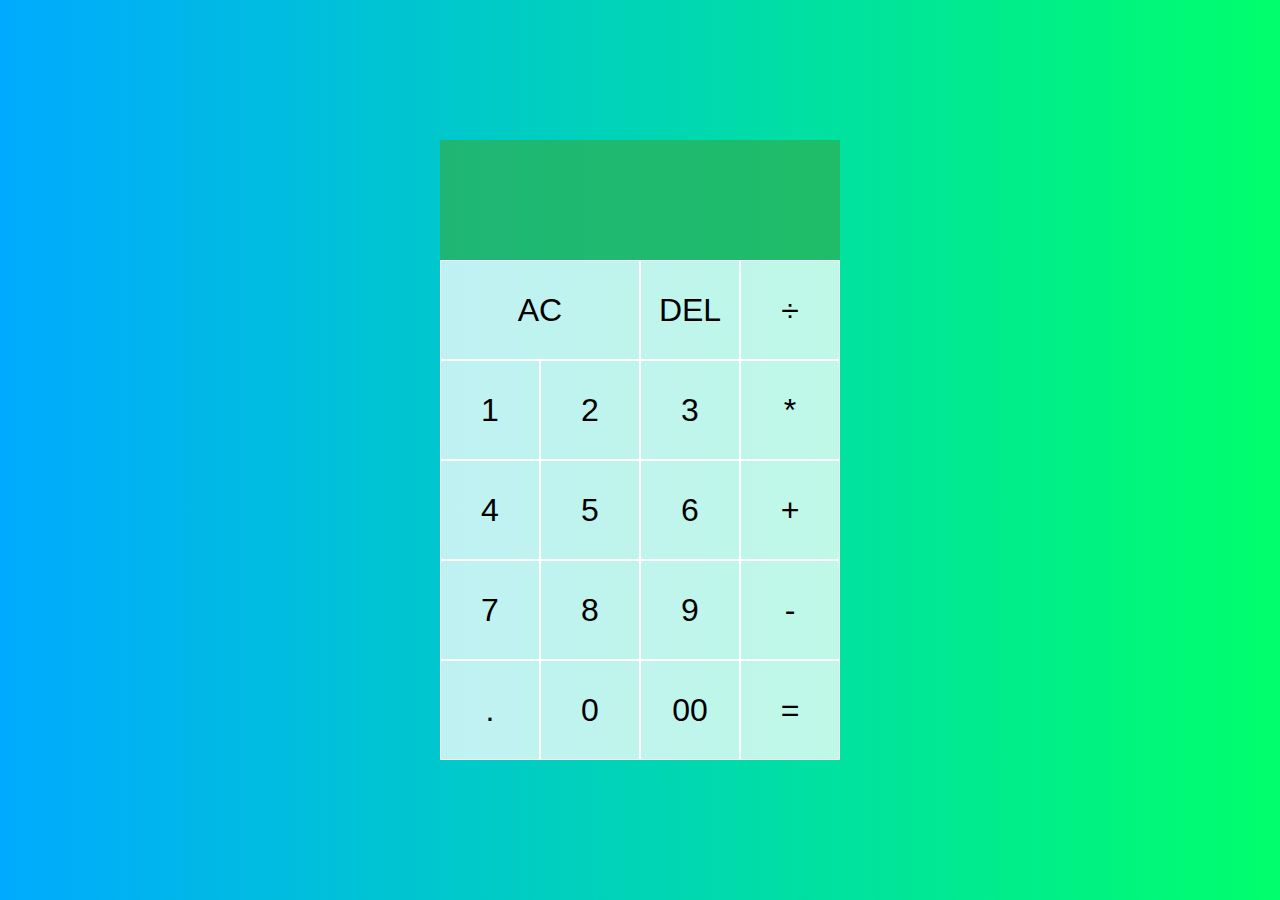
<file: Calculator/index.html>
<!DOCTYPE html>
<html lang="en">
  <head>
    <meta charset="UTF-8" />
    <meta name="viewport" content="width=device-width, initial-scale=1.0" />
    <title>Calculator</title>
    <link href="style.css" rel="stylesheet" />
    <script src="script.js" defer></script>
    

  </head>
  <body>
    <div class="calculator-grid">
      <div class="output">
        <div data-previous-operand class="previous-operand"></div>
        <div data-current-operand class="current-operand"></div>
      </div>
      <button data-all-clear class="span-two">AC</button>
      <button data-delete>DEL</button>
      <button data-operation>÷</button>
      <button data-number>1</button>
      <button data-number>2</button>
      <button data-number>3</button>
      <button data-operation>*</button>
      <button data-number>4</button>
      <button data-number>5</button>
      <button data-number>6</button>
      <button data-operation>+</button>
      <button data-number>7</button>
      <button data-number>8</button>
      <button data-number>9</button>
      <button data-operation>-</button>
      <button data-number>.</button>
      <button data-number>0</button>
      <button data-number>00</button>
      <button data-equals >=</button>




    </div>
  </body>
</html>
</file>
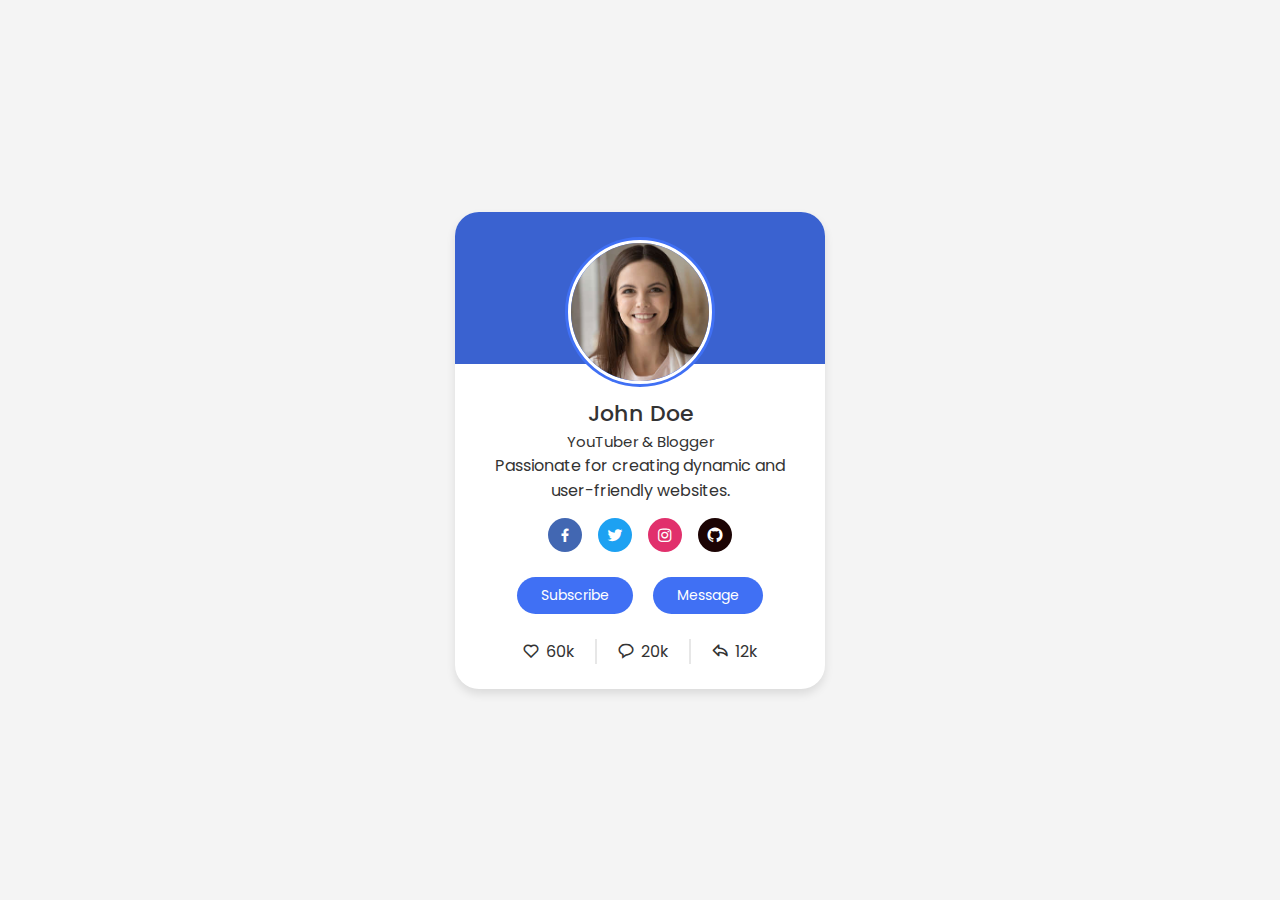
<file: responsive profile card/index.html>
<!DOCTYPE html>
<html lang="en">
  <head>
    <meta charset="UTF-8" />
    <meta name="viewport" content="width=device-width, initial-scale=1.0" />
    <title>Profile Card UI Design</title>
    <!-- CSS -->
    <link rel="stylesheet" href="style.css" />
  
    <link href="https://unpkg.com/boxicons@2.1.2/css/boxicons.min.css" rel="stylesheet" />
  </head>
  <body>
    <div class="profile-card">
      <div class="image">
        <img src="profile.jpg" alt="photo not found" class="profile-img" />
      </div>
      <div class="text-data">
        <span class="name">John Doe</span>
        <span class="job">YouTuber & Blogger</span>
        <span class="bio">Passionate for creating dynamic and user-friendly websites.</span>
      </div>
      <div class="media-buttons">
        <a href="#" style="background: #4267b2" class="link">
          <i class="bx bxl-facebook"></i>
        </a>
        <a href="#" style="background: #1da1f2" class="link">
          <i class="bx bxl-twitter"></i>
        </a>
        <a href="#" style="background: #e1306c" class="link">
          <i class="bx bxl-instagram"></i>
        </a>
        <a href="#" style="background:rgb(28, 4, 4)" class="link">
          <i class="bx bxl-github"></i>
        </a>
      </div>
      <div class="buttons">
        <button class="button">Subscribe</button>
        <button class="button">Message</button>
      </div>
      <div class="analytics">
        <div class="data">
          <i class="bx bx-heart"></i>
          <span class="number">60k</span>
        </div>
        <div class="data">
          <i class="bx bx-message-rounded"></i>
          <span class="number">20k</span>
        </div>
        <div class="data">
          <i class="bx bx-share"></i>
          <span class="number">12k</span>
        </div>
      </div>
    </div>
  </body>
</html>
</file>
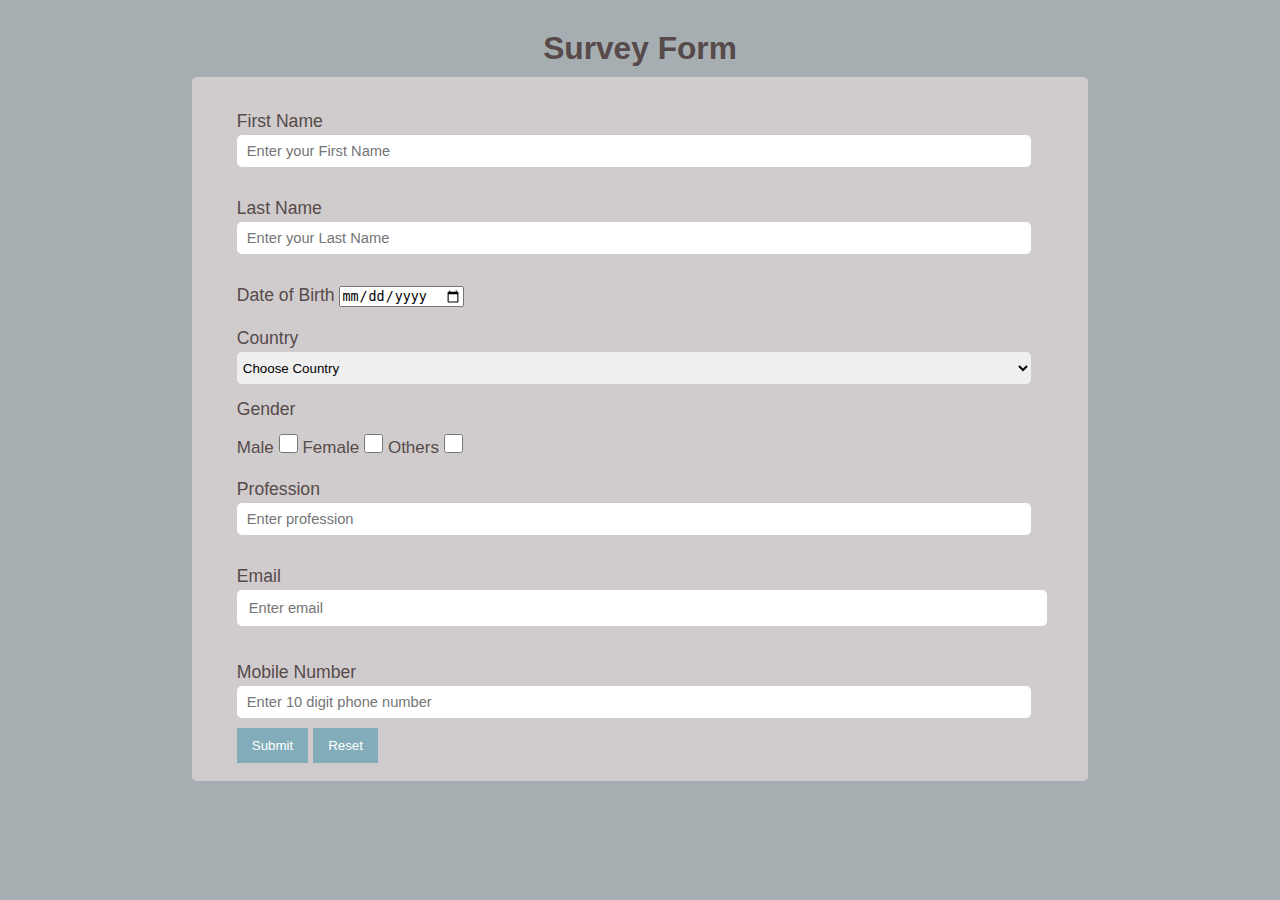
<file: Survey Form/index.html>
<!DOCTYPE html>
<html>
  <head>
    <title>Survey Form</title>
    <meta charset="utf-8">
    <meta name="viewport" content="width=device-width, initial-scale=1">
    <link rel="shortcut icon" href="https://encrypted-tbn0.gstatic.com/images?q=tbn:ANd9GcS9GvYKn_wJj-YTqFVldxnAfwJtOwr22Kwxy91eeTBI8yJEKqrtHdpyeO1pwywQg8VPp10&usqp=CAU" type="image/x-icon">
    <link  type="text/css" href="style.css" rel="stylesheet" />
    <script src="script.js" defer></script>
  </head>
  <body>
  <div class="main">
    <div class="heading">
      <h1 id="head">Survey Form</h1>
    </div>
    <form id="surveyForm">
    <div id="content1">
        <label for="fname">First Name </label>
        <input type="text" id="fname" placeholder="Enter your First Name" class="box" required>
        </br>
        </br>
        <label for="lname">Last Name </label>
        <input type="text" id="lname" placeholder="Enter your Last Name" class="box" required>
        </br>
        </br>
        <label for="dob">Date of Birth </label>
        <input type="date" id="dob" required>
        </br>
        </br>
        <!--</br>-->
        <div id="option">
        <label for="country">Country </label>
        <select id="country" required>
            <option value="chooseCountry">Choose Country</option>
        </select>
        
        </br>
        <label id="head2">Gender </label>
        <div id="content2">
            <label for="male">Male</label>
            <input type="checkbox" id="male" name="male" class="larger">
            <label for="female" selected>Female</label>
            <input type="checkbox" id="female" name="female" class="larger">
            <label for="other">Others</label>
            <input type="checkbox" id="other" name="others" class="larger">
        </div>
        </br>
        
        <label for="profession">Profession </label>
        <input type="text" id="profession" name="profession" class="box" placeholder="Enter profession">
        </br>
        </br>
        <label for="email">Email </label>
        <input type="email" id="email" placeholder="Enter email" required class="box">
        </br>
        </br>
        <label for="mobile">Mobile Number </label>
        <input type="tel" id="mobile" placeholder="Enter 10 digit phone number" required class="box">

        <button type="button" onclick="submitForm()">Submit</button>
        <button type="button" onclick="resetForm()">Reset</button>
    </div>
    </form>
     <!--<div class="popup" id="popup">
        <div class="popup-content">
            <h2>Survey Form Data</h2>
            <div id="popup-data"></div>
            <button onclick="closePopup()">Close</button>
        </div>
    </div> --> 

    </form>
	  <div>
  </body>
</html>
</file>
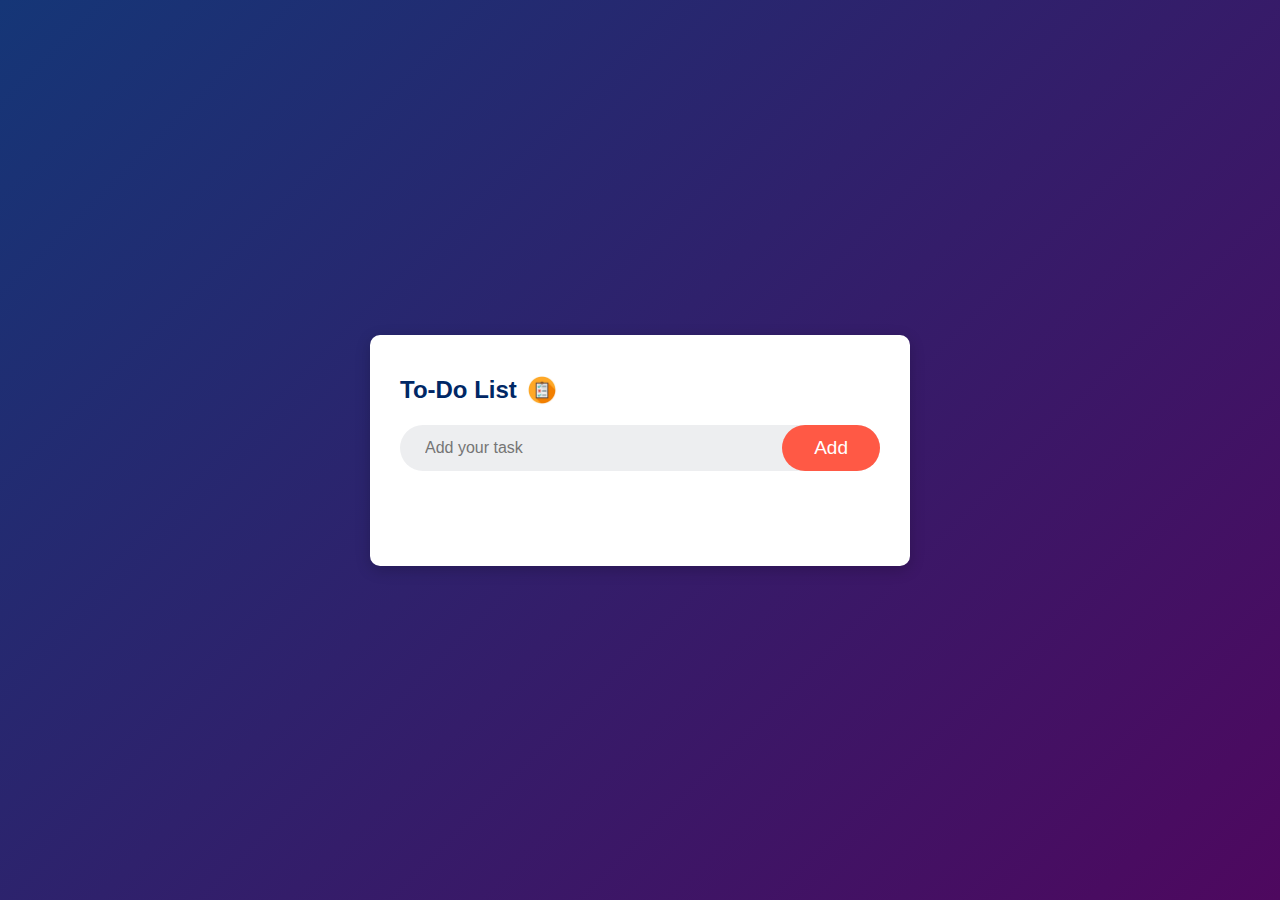
<file: To-do list_/index.html>
<!DOCTYPE html>
<html lang="en">
<head>
	<meta charset="UTF-8">
	<meta name="viewport" content="width=device-width, initial-scale=1.0">
	<title>To-Do List_</title>
	<link rel="stylesheet" type="text/css" href="style.css">
	<link rel="icon" type="image/x-icon" href="https://static.vecteezy.com/system/resources/previews/003/529/153/non_2x/business-to-do-list-flat-icon-modern-style-vector.jpg">
</head>
<body>
	<div class="container" >
		<div class="todo-app">
			<h2>To-Do List
				<img src="images/to-do-list.jpg" width="50">
			</h2>
			<div class="row new-row">
				<input type="text" name="" id="input-box" placeholder="Add your task">
				<button onclick="addTask()">Add</button>
            </div>
			<ul id="list-container">
				
					
			</ul>
		</div>
	</div>
    <script type="text/javascript" src="script.js"></script>
</body>
</html>
</file>
<file: Calculator/style.css>
*, *::before,::after {
    box-sizing: border-box;
    font-family: Gotham Rounded, sans-serif;
    font-weight: normal;
}

body{
    padding: 0;
    margin: 0;
    background: linear-gradient(to right, #00AAFF, #00FF6C);
}

.calculator-grid{
    display: grid;
    justify-content: center;
    align-content: center;
    min-height: 100vh;
    grid-template-columns: repeat(4,100px);
    grid-template-rows: minmax(120px,auto) repeat(5,100px); 
}

.calculator-grid > button{
    cursor: pointer;
    font-size: 2rem;
    border: 1px solid white;
    outline: none;
    background-color: rgba(255, 255, 255, .75) ;

}

.calculator-grid > button:hover{
    background-color: rgba(255, 255, 255, .9) ;

}

.span-two{
    grid-column: span 2 ;
    
}

.output{
    grid-column: 1/-1;
    background-color: rgba(42, 176, 87, 0.75);
    display: flex;
    align-items: flex-end;
    justify-content: space-around;
    flex-direction: column;
    padding: 10px;
    word-wrap: break-word;
    word-break: break-all;
}

.output .current-operand{
    color: white;
    font-size: 2.5rem;
}

@media(max-width:576px){
    .calculator-grid {
     
     grid-template-columns: repeat(4,83px);
    grid-template-rows: minmax(79px,auto) repeat(5,80px);
}
.output .current-operand {
 
    font-size: 2rem;
}
}

@media(max-width:330px){
    .calculator-grid {
      grid-template-columns: repeat(4,74px);
    grid-template-rows: minmax(54px,auto) repeat(5,70px);
}
.output .current-operand {
 
    font-size: 1.6rem;
}
}
</file>
<file: responsive profile card/style.css>
/* Google Fonts - Poppins */
@import url("https://fonts.googleapis.com/css2?family=Poppins:wght@300;400;500;600&display=swap");
* {
  margin: 0;
  padding: 0;
  box-sizing: border-box;
  font-family: "Poppins", sans-serif;
}
body {
  height: 100vh;
  display: flex;
  align-items: center;
  justify-content: center;
  height: 100vh; /*--*/
  margin: 0;     /*--*/
  background-color: #f4f4f4;
}
.profile-card {
  display: flex;
  flex-direction: column;
  align-items: center;
  max-width: 370px;
  width: 100%;
  background: #fff;
  border-radius: 24px;
  padding: 25px;
  box-shadow: 0 5px 10px rgba(0, 0, 0, 0.1);
  position: relative;
  transition: transform 0.3s, box-shadow 0.3s;
  margin-left: 20px;
  margin-right: 20px;
}

.profile-card:hover {
    transform: translateY(-10px);
    box-shadow: 0 8px 16px rgba(0, 0, 0, 0.2);
}

.profile-card::before {
  content: "";
  position: absolute;
  top: 0;
  left: 0;
  height: 32%;
  width: 100%;
  border-radius: 24px 24px 0 0;
  background-color: #3a62d0;
}
.image {
  position: relative;
  height: 150px;
  width: 150px;
  border-radius: 50%;
  background-color: #4070f4;
  padding: 3px;
  margin-bottom: 10px;
}
.image .profile-img {
  height: 100%;
  width: 100%;
  object-fit: cover;
  border-radius: 50%;
  border: 3px solid #fff;
}
.profile-card .text-data {
  display: flex;
  flex-direction: column;
  align-items: center;
  color: #333;
}
.text-data .name {
  font-size: 22px;
  font-weight: 500;
}
.text-data .job {
  font-size: 15px;
  font-weight: 400;
}

.text-data .bio {
    
    text-align: center;
}
.profile-card .media-buttons {
  display: flex;
  align-items: center;
  margin-top: 15px;
}
.media-buttons .link {
  display: flex;
  align-items: center;
  justify-content: center;
  color: #fff;
  font-size: 18px;
  height: 34px;
  width: 34px;
  border-radius: 50%;
  margin: 0 8px;
  background-color: #4070f4;
  text-decoration: none;
}
.media-buttons a{
    transition: color 0.3s;
}

.media-buttons a:hover{
    color: #9fc6df;
}


.profile-card .buttons {
  display: flex;
  align-items: center;
  margin-top: 25px;
}
.buttons .button {
  color: #fff;
  font-size: 14px;
  font-weight: 400;
  border: none;
  border-radius: 24px;
  margin: 0 10px;
  padding: 8px 24px;
  background-color: #4070f4;
  cursor: pointer;
  transition: all 0.3s ease;
}
.buttons .button:hover {
  background-color: #0e4bf1;
}
.profile-card .analytics {
  display: flex;
  align-items: center;
  margin-top: 25px;
}
.analytics .data {
  display: flex;
  align-items: center;
  color: #333;
  padding: 0 20px;
  border-right: 2px solid #e7e7e7;
}
.data i {
  font-size: 18px;
  margin-right: 6px;
}
.data:last-child {
  border-right: none;
}
</file>
<file: Survey Form/style.css>
*{
    margin: 0;
    padding: 0;
}
 
body{
    background-image: url(https://www.incquery.com/hubfs/assets/images/backgrounds/how-it-works-form.png);
    background-size: cover;
    background-attachment: fixed;
    color: #574a4a;
    background-color: rgba(128, 139, 146, 0.7);
    background-blend-mode:darken;
    /* background-blend-mode:hard-light; */
    font-size: 1.1em;
	    height: 100vh;
    font-family:'Poppins', sans-serif ;
}

.heading {
    text-align: center;
    width: 100%;
    margin: auto;
    margin-top: 0;
    /* position: relative; */
}

#head{
    font-size: 1.8em;
}

#content1{
    width: 90%;
    margin: auto ;
}

form {
    background-color: rgba(226, 217, 217, 0.7);
    padding-top: 34px;
    display: flex;
    align-items: center;
    justify-content: center;
    /* width: 54%; */
    width: 70%;
    border-radius: 5px;
    margin: auto;
    margin-top: 10px;
    padding-bottom: 18px;
    /* height: 100px; */
    /* width: 250px; */
}

form .box{
    width: 98.5%;
    height: 2.0rem;
    position: relative;
    bottom: 10px;
    margin-top: 13px;
    border: 0;
    border-radius: 5px;
    
}

button {
    background-color: #82acb9;
    color: white;
    padding: 10px 15px;
    border: none;
    cursor: pointer;
}

 input[type="email"], select {
    width: 100%;
    /* height: 30px; */
    padding: 2px;
    /* margin-top: 0; */
    margin-bottom: 5px;
}

/* .checkbox label {
     font-size: 62px! important;
}  */
input[type="checkbox"] {
    /* margin-top: 5px; */
    /* width: 5%; */ 
    /* height: 30px;  */
    /* margin-bottom: 2px; */
    margin: 4px 0 0;
    line-height: normal;
    width: 19px;
    height: 19px;
    
}

  #option select{
    width: 98.5%;
    height: 2.0rem;
    position: relative;
    bottom: 10px;
    margin-top: 13px;
    border-radius: 5px;
    border: 0;
  }

  #content2{
    margin-top: 10px;
  }

  #content2 label{
    font-size: 17px;
  }

  input::placeholder{
    font-size: 1.1em;
    position: relative;
    left: 10px;
    width: 50%;
    font-weight: 500;
  }

  .popup {
    display: none;
    position: fixed;
    top: 0;
    left: 0;
    width: 100%;
    height: 100%;
    background: rgba(0, 0, 0, 0.7);
    display: flex;
    justify-content: center;
    align-items: center;
}
.popup-content {
    background-color: #fff;
    border: 1px solid #ccc;
    border-radius: 8px;
    padding: 20px;
    text-align: left;
}

  /* .larger{
    width: 20px;
    height: 20px;
  } */
.main {
    padding: 30px 0 30px;
}
  @media screen and (max-width: 600px){
    form{
        width : 100%;
        margin: auto;
    }
	.main {
    padding: 30px 16px 30px;
}
  }
</file>
<file: To-do list_/style.css>
/* Base Styles */
*{
    padding: 0;
    margin: 0;
    font-family: 'Poppins', sans-serif;
    box-sizing: border-box;
}

.container{
    width: 100%;
    height: 100vh;
    background: linear-gradient(135deg, #153677, #4e085f);
    padding: 10px;
    display: flex;
    justify-content: center;
    align-items: center;
}

.todo-app{
    width: 100%;
    max-width: 540px;
    background: #fff;
    padding: 40px 30px 70px;
    border-radius: 10px;
    box-shadow: 0 4px 15px rgba(0, 0, 0, 0.2);
}

.todo-app h2{
    color: #002765;
    display: flex;
    align-items: center;
    margin-bottom: 20px;
}

.todo-app h2 img{
    width: 30px;
    margin-left: 10px;
}

.row{
    display: flex;
    align-items: center;
    background: #edeef0;
    border-radius: 30px;
    padding-left: 15px;
    margin-bottom: 25px;
}

input{
    flex: 1;
    border: none;
    outline: none;
    background: transparent;
    padding: 10px;
    font-size: 16px;
}

button{
    border: none;
    outline: none;
    padding: 12px 32px;
    background: #ff5945;
    color: #fff;
    font-size: 19px;
    cursor: pointer;
    border-radius: 30px;
    transition: background 0.3s ease;
}

button:hover {
    background: #e04a3f;
}

ul li{
    list-style: none;
    font-size: 17px;
    padding: 12px 8px 12px 50px;
    user-select: none;
    cursor: pointer;
    position: relative;
}

ul li::before{
    content: '';
    position: absolute;
    height: 28px;
    width: 28px;
    border-radius: 50%;
    background-image: url(images/circle.jpg);
    background-size: cover;
    background-position: center;
    top: 7px;
    left: 8px;
}

ul li.checked{
    color: #555;
    text-decoration: line-through;
}

ul li.checked::before{
    background-image: url(images/tick.png);
}

ul li span{
    position: absolute;
    right: 0;
    top: 5px;
    width: 40px;
    height: 40px;
    font-size: 22px;
    color: #555;
    line-height: 40px;
    text-align: center;
    border-radius: 50%;
}

ul li span:hover{
    background: #edeef0;
}

/* Media Queries for Responsiveness */
@media (max-width: 609px) and (min-width:476px) {
	 .todo-app {
        /* padding: 20px 15px 50px; */
        padding: 112px 15px 93px;
    }

    .row {
        flex-direction: column;
        gap: 10px;
    }

    button {
        width: auto;
        /* width: 100px; */
    }
	    .new-row {
        display: flex
;
        flex-direction: row;
    }
}

@media (max-width: 475px) {
    .todo-app {
        /* padding: 20px 15px 50px; */
        /* padding: 76px 15px 73px; */
        padding: 72px 15px 73px;
    }

    .row {
        flex-direction: column;
        gap: 10px;
    }

       button {
        width: auto;
        margin-right: 1px;
        /* width: 100px; */
    }
	    .new-row {
        display: flex
;
        flex-direction: row;
    }
}
</file>
